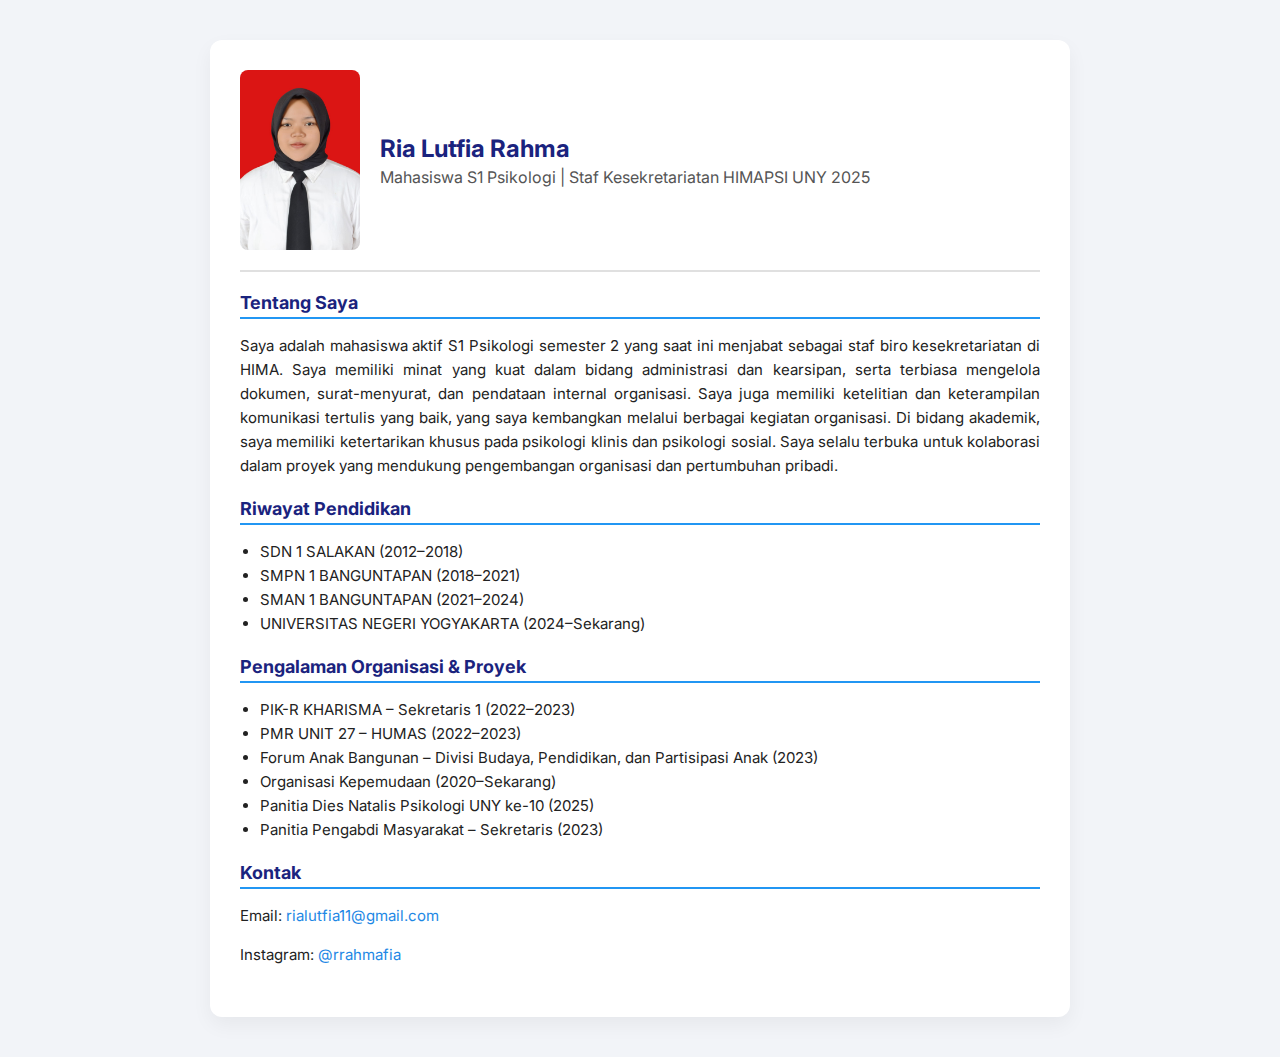
<file: profil_ria_lutfia_rahma (1)/index.html>
<!DOCTYPE html>
<html lang="id">
<head>
    <meta charset="UTF-8">
    <meta name="viewport" content="width=device-width, initial-scale=1.0">
    <title>Profil Ria Lutfia Rahma</title>
    <link href="https://fonts.googleapis.com/css2?family=Inter:wght@400;600;700&display=swap" rel="stylesheet">
    <link rel="stylesheet" href="styles.css">
</head>
<body>
    <div class="card">
        <div class="header">
            <img src="RIA FORMAL.jpg" alt="Foto Ria Lutfia Rahma" class="photo">
            <div class="title">
                <h1>Ria Lutfia Rahma</h1>
                <p>Mahasiswa S1 Psikologi | Staf Kesekretariatan HIMAPSI UNY 2025</p>
            </div>
        </div>

        <div class="section">
            <h2>Tentang Saya</h2>
            <p>
                Saya adalah mahasiswa aktif S1 Psikologi semester 2 yang saat ini menjabat sebagai staf biro kesekretariatan di HIMA. 
                Saya memiliki minat yang kuat dalam bidang administrasi dan kearsipan, serta terbiasa mengelola dokumen, surat-menyurat, dan pendataan internal organisasi. 
                Saya juga memiliki ketelitian dan keterampilan komunikasi tertulis yang baik, yang saya kembangkan melalui berbagai kegiatan organisasi. 
                Di bidang akademik, saya memiliki ketertarikan khusus pada psikologi klinis dan psikologi sosial. 
                Saya selalu terbuka untuk kolaborasi dalam proyek yang mendukung pengembangan organisasi dan pertumbuhan pribadi.
            </p>
        </div>

        <div class="section">
            <h2>Riwayat Pendidikan</h2>
            <ul>
                <li>SDN 1 SALAKAN (2012–2018)</li>
                <li>SMPN 1 BANGUNTAPAN (2018–2021)</li>
                <li>SMAN 1 BANGUNTAPAN (2021–2024)</li>
                <li>UNIVERSITAS NEGERI YOGYAKARTA (2024–Sekarang)</li>
            </ul>
        </div>

        <div class="section">
            <h2>Pengalaman Organisasi & Proyek</h2>
            <ul>
                <li>PIK-R KHARISMA – Sekretaris 1 (2022–2023)</li>
                <li>PMR UNIT 27 – HUMAS (2022–2023)</li>
                <li>Forum Anak Bangunan – Divisi Budaya, Pendidikan, dan Partisipasi Anak (2023)</li>
                <li>Organisasi Kepemudaan (2020–Sekarang)</li>
                <li>Panitia Dies Natalis Psikologi UNY ke-10 (2025)</li>
                <li>Panitia Pengabdi Masyarakat – Sekretaris (2023)</li>
            </ul>
        </div>

        <div class="section">
            <h2>Kontak</h2>
            <p>Email: <a href="mailto:rialutfia11@gmail.com">rialutfia11@gmail.com</a></p>
            <p>Instagram: <a href="https://instagram.com/rrahmafia">@rrahmafia</a></p>
        </div>
    </div>
</body>
</html>
</file>
<file: profil_ria_lutfia_rahma (1)/styles.css>
body {
    font-family: 'Inter', sans-serif;
    background-color: #f2f4f8;
    margin: 0;
    padding: 0;
    color: #222;
}

.card {
    max-width: 800px;
    margin: 40px auto;
    background: white;
    padding: 30px;
    border-radius: 12px;
    box-shadow: 0 8px 20px rgba(0,0,0,0.05);
}

.header {
    display: flex;
    align-items: center;
    border-bottom: 2px solid #e0e0e0;
    padding-bottom: 20px;
    margin-bottom: 20px;
}

.photo {
    width: 120px;
    border-radius: 8px;
    margin-right: 20px;
}

.title h1 {
    margin: 0;
    font-size: 24px;
    font-weight: 700;
    color: #1a237e;
}

.title p {
    margin: 4px 0 0;
    font-size: 16px;
    color: #555;
}

.section {
    margin-bottom: 20px;
}

.section h2 {
    font-size: 18px;
    color: #1a237e;
    border-bottom: 2px solid #2196f3;
    padding-bottom: 4px;
    margin-bottom: 10px;
}

.section p,
.section ul {
    text-align: justify;
    font-size: 15px;
    line-height: 1.6;
}

.section ul {
    padding-left: 20px;
}

a {
    color: #1e88e5;
    text-decoration: none;
}
</file>
